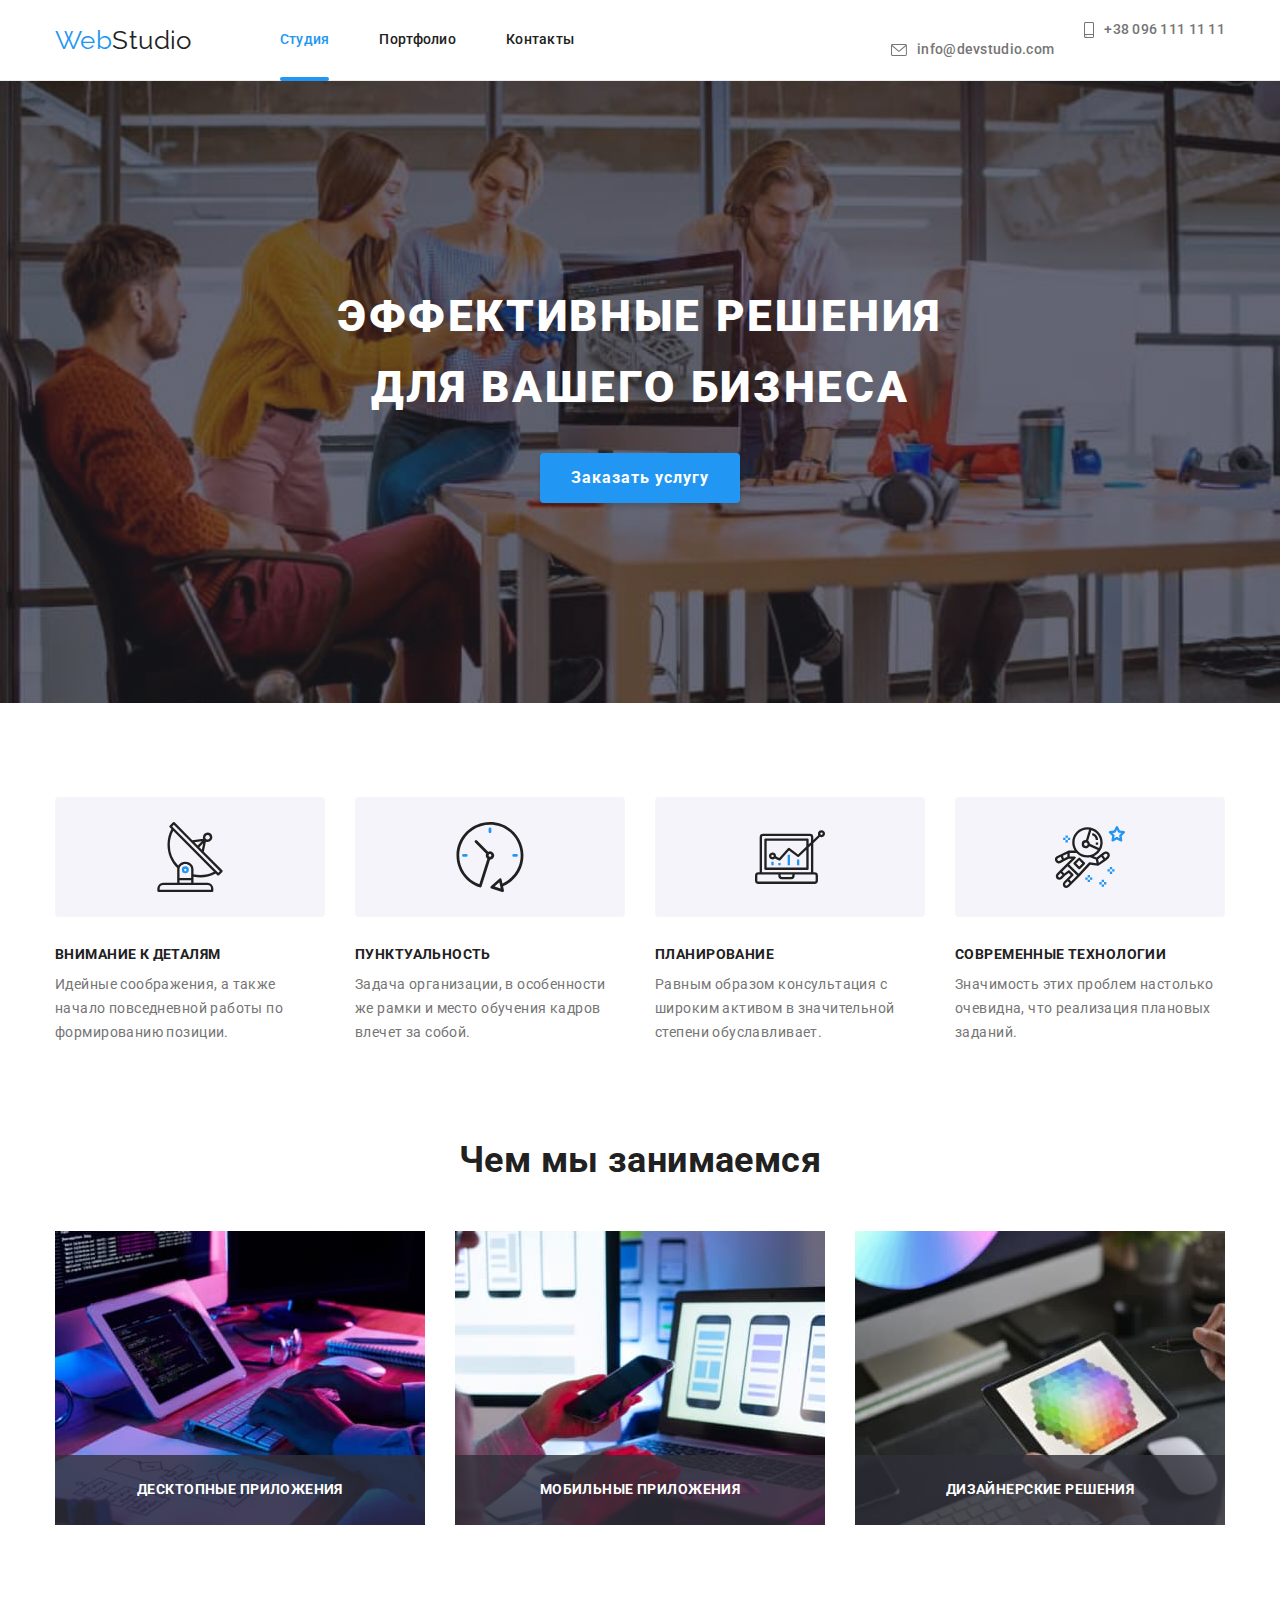
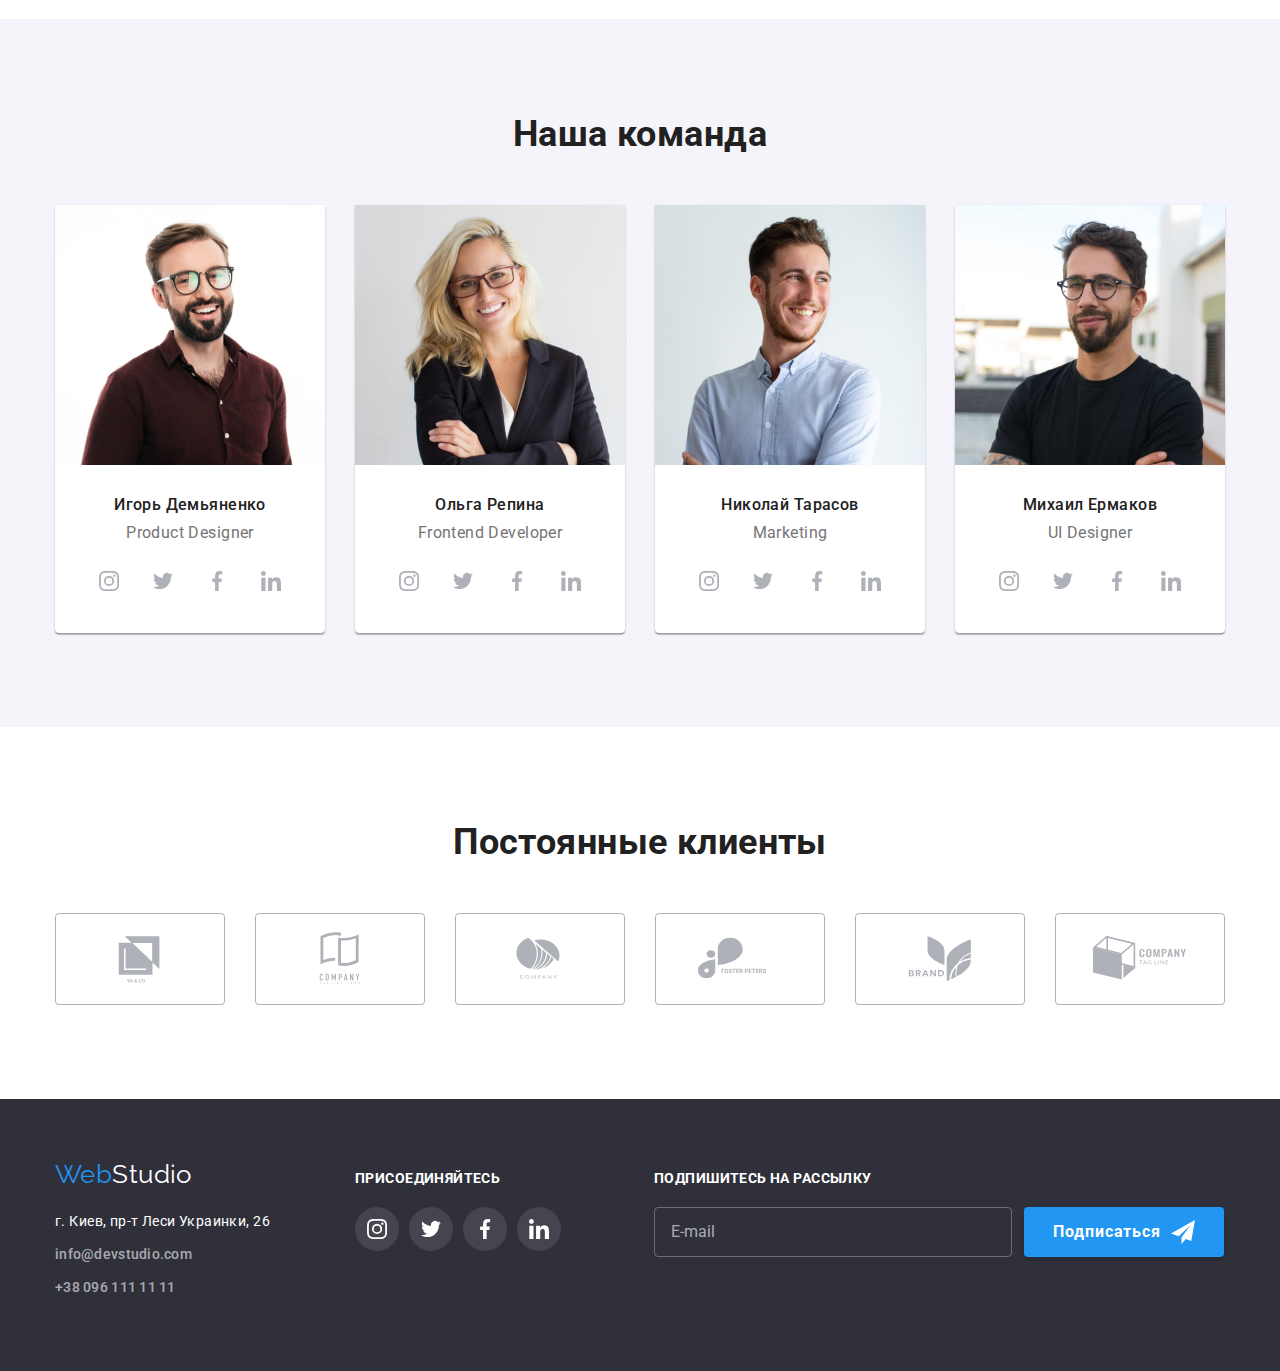
<file: index.html>
<!DOCTYPE html>
<html lang="ru">
  <head>
    <meta charset="UTF-8" />
    <meta http-equiv="X-UA-Compatible" content="IE=edge" />
    <meta name="viewport" content="width=device-width, initial-scale=1.0" />
    <link
      href="https://fonts.googleapis.com/css2?family=Raleway:wght@700&family=Roboto:wght@400;500;700;900&display=swap"
      rel="stylesheet"
    />
    <link
      rel="stylesheet"
      href="https://cdnjs.cloudflare.com/ajax/libs/modern-normalize/1.1.0/modern-normalize.css"
    />
    <link rel="stylesheet" href="./css/main.min.css" />
    <title>Web Studio</title>
  </head>
  <body>
    <header class="header">
      <div class="container header__container">
        <a lang="en" class="logo header__logo" href="./index.html">
          <span class="logo__wrapper">Web</span>Studio
        </a>
        <div class="menu-container menu-container--is-hidden" data-menu-container>
          <nav>
            <ul class="site-nav">
              <li class="site-nav__item">
                <a class="site-nav__link site-nav__link--current" href="./index.html">Студия</a>
              </li>
              <li class="site-nav__item">
                <a class="site-nav__link" href="./portfolio.html">Портфолио</a>
              </li>
              <li class="site-nav__item">
                <a class="site-nav__link" href="#">Контакты</a>
              </li>
            </ul>
          </nav>
          <div class="menu-container__wrapper">
            <ul class="contacts">
              <li class="contacts__item">
                <a class="contacts__link" href="mailto:info@devstudio.com">
                  <svg class="icon contacts__icon" width="16" height="12">
                    <use href="./images/icons.svg#icon-envelope"></use>
                  </svg>
                  info@devstudio.com
                </a>
              </li>
              <li class="contacts__item">
                <a class="contacts__link" href="tel:+380961111111">
                  <svg class="icon contacts__icon" width="10" height="16">
                    <use href="./images/icons.svg#icon-smartphone"></use>
                  </svg>
                  +38 096 111 11 11
                </a>
              </li>
            </ul>
            <ul class="icons-box menu-container__icons-box">
              <li class="icons-box__item">
                <a href="#" class="icons-box__link">
                  <svg class="icon" width="20" height="20">
                    <use href="./images/icons.svg#icon-instagram"></use>
                  </svg>
                </a>
              </li>
              <li class="icons-box__item">
                <a href="#" class="icons-box__link">
                  <svg class="icon" width="20" height="20">
                    <use href="./images/icons.svg#icon-twitter"></use>
                  </svg>
                </a>
              </li>
              <li class="icons-box__item">
                <a href="#" class="icons-box__link">
                  <svg class="icon" width="20" height="20">
                    <use href="./images/icons.svg#icon-facebook"></use>
                  </svg>
                </a>
              </li>
              <li class="icons-box__item">
                <a href="#" class="icons-box__link">
                  <svg class="icon" width="20" height="20">
                    <use href="./images/icons.svg#icon-linkedin"></use>
                  </svg>
                </a>
              </li>
            </ul>
            <ul class="social-links">
              <li class="social-links__item">
                <a class="social-links__link" href="#">Instagram</a>
              </li>
              <li class="social-links__item">
                <a class="social-links__link" href="#">Twitter</a>
              </li>
              <li class="social-links__item">
                <a class="social-links__link" href="#">Facebook</a>
              </li>
              <li class="social-links__item">
                <a class="social-links__link" href="#">LinkedIn</a>
              </li>
            </ul>
          </div>
        </div>
        <button class="header__button" type="button" aria-expanded="false" data-menu-button>
          <svg
            class="icon header__icon"
            width="40"
            height="40"
            aria-label="Переключатель мобильного меню"
          >
            <use class="header__icon-menu" href="./images/icons.svg#icon-menu"></use>
            <use class="header__icon-cross" href="./images/icons.svg#icon-cross"></use>
          </svg>
        </button>
      </div>
    </header>
    <main>
      <!-- HERO -->

      <section class="hero">
        <div class="container">
          <h1 class="hero__title">Эффективные решения для вашего бизнеса</h1>
          <button class="form-button" data-modal-open type="button">Заказать услугу</button>
        </div>
      </section>

      <!-- FEATURES -->

      <section class="section features">
        <div class="container">
          <h2 class="section__title visually-hidden">особенности</h2>
          <ul class="features__list">
            <li class="features__item">
              <div class="features__icon">
                <svg class="icon" width="70" height="70">
                  <use href="./images/icons.svg#icon-antenna"></use>
                </svg>
              </div>
              <h3 class="title features__title">Внимание к деталям</h3>
              <p>
                Идейные соображения, а также начало повседневной работы по формированию позиции.
              </p>
            </li>
            <li class="features__item">
              <div class="features__icon">
                <svg class="icon" width="70" height="70">
                  <use href="./images/icons.svg#icon-clock"></use>
                </svg>
              </div>
              <h3 class="title features__title">Пунктуальность</h3>
              <p>
                Задача организации, в особенности же рамки и место обучения кадров влечет за собой.
              </p>
            </li>
            <li class="features__item">
              <div class="features__icon">
                <svg class="icon" width="70" height="70">
                  <use href="./images/icons.svg#icon-diagram"></use>
                </svg>
              </div>
              <h3 class="title features__title">Планирование</h3>
              <p>
                Равным образом консультация с широким активом в значительной степени обуславливает.
              </p>
            </li>
            <li class="features__item">
              <div class="features__icon">
                <svg class="icon" width="70" height="70">
                  <use href="./images/icons.svg#icon-astronaut"></use>
                </svg>
              </div>
              <h3 class="title features__title">Современные технологии</h3>
              <p>Значимость этих проблем настолько очевидна, что реализация плановых заданий.</p>
            </li>
          </ul>
        </div>
      </section>

      <!-- OCCUPATION -->

      <section class="section occupation__section">
        <div class="container">
          <h2 class="title section__title">Чем мы занимаемся</h2>
          <ul class="occupation">
            <li class="occupation__item">
              <img
                srcset="./images/codig@1.jpg 1x, ./images/codig@2.jpg 2x"
                src="./images/codig.jpg"
                class="img"
                alt="Десктопные приложения"
                width="370"
                height="294"
              />
              <div class="occupation__overlay">Десктопные приложения</div>
            </li>
            <li class="occupation__item">
              <img
                srcset="./images/adaptation@1.jpg 1x, ./images/adaptation@2.jpg 2x"
                src="./images/adaptation.jpg"
                class="img"
                alt="Мобильные приложения"
                width="370"
                height="294"
              />
              <div class="occupation__overlay">Мобильные приложения</div>
            </li>
            <li class="occupation__item">
              <img
                srcset="./images/design@1.jpg 1x, ./images/design@2.jpg 2x"
                src="./images/design.jpg"
                class="img"
                alt="Дизайнерские решения"
                width="370"
                height="294"
              />
              <div class="occupation__overlay">Дизайнерские решения</div>
            </li>
          </ul>
        </div>
      </section>

      <!-- TEAM -->

      <section class="section team">
        <div class="container">
          <h2 class="title section__title">Наша команда</h2>
          <ul class="team__list">
            <li class="team__item">
              <picture>
                <source
                  srcset="./images/product_designer@1.jpg 1x, ./images/product_designer@2.jpg 2x"
                  media="(min-width: 1200px)"
                />
                <source
                  srcset="
                    ./images/product_designer-tablet@1.jpg 1x,
                    ./images/product_designer-tablet@2.jpg 2x
                  "
                  media="(min-width: 768px)"
                />
                <source
                  srcset="
                    ./images/product_designer-mobile@1.jpg 1x,
                    ./images/product_designer-mobile@2.jpg 2x
                  "
                  media="(min-width: 320px)"
                />
                <img src="./images/product_designer@1.jpg" class="img" alt="Игорь Демьяненко" />
              </picture>
              <div class="team__wrapper">
                <h3 class="title team__title">Игорь Демьяненко</h3>
                <p class="team__position">Product Designer</p>
                <ul class="icons-box">
                  <li class="icons-box__item">
                    <a href="#" class="icons-box__link">
                      <svg class="icon" width="20" height="20">
                        <use href="./images/icons.svg#icon-instagram"></use>
                      </svg>
                    </a>
                  </li>
                  <li class="icons-box__item">
                    <a href="#" class="icons-box__link">
                      <svg class="icon" width="20" height="20">
                        <use href="./images/icons.svg#icon-twitter"></use>
                      </svg>
                    </a>
                  </li>
                  <li class="icons-box__item">
                    <a href="#" class="icons-box__link">
                      <svg class="icon" width="20" height="20">
                        <use href="./images/icons.svg#icon-facebook"></use>
                      </svg>
                    </a>
                  </li>
                  <li class="icons-box__item">
                    <a href="#" class="icons-box__link">
                      <svg class="icon" width="20" height="20">
                        <use href="./images/icons.svg#icon-linkedin"></use>
                      </svg>
                    </a>
                  </li>
                </ul>
              </div>
            </li>
            <li class="team__item">
              <picture>
                <source
                  srcset="
                    ./images/frontend_developer@1.jpg 1x,
                    ./images/frontend_developer@2.jpg 2x
                  "
                  media="(min-width: 1200px)"
                />
                <source
                  srcset="
                    ./images/frontend_developer-tablet@1.jpg 1x,
                    ./images/frontend_developer-tablet@2.jpg 2x
                  "
                  media="(min-width: 768px)"
                />
                <source
                  srcset="
                    ./images/frontend_developer-mobile@1.jpg 1x,
                    ./images/frontend_developer-mobile@2.jpg 2x
                  "
                  media="(min-width: 320px)"
                />
                <img src="./images/frontend_developer@1.jpg" class="img" alt="Ольга Репина" />
              </picture>
              <div class="team__wrapper">
                <h3 class="title team__title">Ольга Репина</h3>
                <p class="team__position">Frontend Developer</p>
                <ul class="icons-box">
                  <li class="icons-box__item">
                    <a href="#" class="icons-box__link">
                      <svg class="icon" width="20" height="20">
                        <use href="./images/icons.svg#icon-instagram"></use>
                      </svg>
                    </a>
                  </li>
                  <li class="icons-box__item">
                    <a href="#" class="icons-box__link">
                      <svg class="icon" width="20" height="20">
                        <use href="./images/icons.svg#icon-twitter"></use>
                      </svg>
                    </a>
                  </li>
                  <li class="icons-box__item">
                    <a href="#" class="icons-box__link">
                      <svg class="icon" width="20" height="20">
                        <use href="./images/icons.svg#icon-facebook"></use>
                      </svg>
                    </a>
                  </li>
                  <li class="icons-box__item">
                    <a href="#" class="icons-box__link">
                      <svg class="icon" width="20" height="20">
                        <use href="./images/icons.svg#icon-linkedin"></use>
                      </svg>
                    </a>
                  </li>
                </ul>
              </div>
            </li>
            <li class="team__item">
              <picture>
                <source
                  srcset="./images/marketing@1.jpg 1x, ./images/marketing@2.jpg 2x"
                  media="(min-width: 1200px)"
                />
                <source
                  srcset="./images/marketing-tablet@1.jpg 1x, ./images/marketing-tablet@2.jpg 2x"
                  media="(min-width: 768px)"
                />
                <source
                  srcset="./images/marketing-mobile@1.jpg 1x, ./images/marketing-mobile@2.jpg 2x"
                  media="(min-width: 320px)"
                />
                <img src="./images/marketing@1.jpg" class="img" alt="Николай Тарасов" />
              </picture>
              <div class="team__wrapper">
                <h3 class="title team__title">Николай Тарасов</h3>
                <p class="team__position">Marketing</p>
                <ul class="icons-box">
                  <li class="icons-box__item">
                    <a href="#" class="icons-box__link">
                      <svg class="icon" width="20" height="20">
                        <use href="./images/icons.svg#icon-instagram"></use>
                      </svg>
                    </a>
                  </li>
                  <li class="icons-box__item">
                    <a href="#" class="icons-box__link">
                      <svg class="icon" width="20" height="20">
                        <use href="./images/icons.svg#icon-twitter"></use>
                      </svg>
                    </a>
                  </li>
                  <li class="icons-box__item">
                    <a href="#" class="icons-box__link">
                      <svg class="icon" width="20" height="20">
                        <use href="./images/icons.svg#icon-facebook"></use>
                      </svg>
                    </a>
                  </li>
                  <li class="icons-box__item">
                    <a href="#" class="icons-box__link">
                      <svg class="icon" width="20" height="20">
                        <use href="./images/icons.svg#icon-linkedin"></use>
                      </svg>
                    </a>
                  </li>
                </ul>
              </div>
            </li>
            <li class="team__item">
              <picture>
                <source
                  srcset="./images/ui_designer@1.jpg 1x, ./images/ui_designer@2.jpg 2x"
                  media="(min-width: 1200px)"
                />
                <source
                  srcset="
                    ./images/ui_designer-tablet@1.jpg 1x,
                    ./images/ui_designer-tablet@2.jpg 2x
                  "
                  media="(min-width: 768px)"
                />
                <source
                  srcset="
                    ./images/ui_designer-mobile@1.jpg 1x,
                    ./images/ui_designer-mobile@2.jpg 2x
                  "
                  media="(min-width: 320px)"
                />
                <img src="./images/ui_designer@1.jpg" class="img" alt="Михаил Ермаков" />
              </picture>
              <div class="team__wrapper">
                <h3 class="title team__title">Михаил Ермаков</h3>
                <p class="team__position">UI Designer</p>
                <ul class="icons-box">
                  <li class="icons-box__item">
                    <a href="#" class="icons-box__link">
                      <svg class="icon" width="20" height="20">
                        <use href="./images/icons.svg#icon-instagram"></use>
                      </svg>
                    </a>
                  </li>
                  <li class="icons-box__item">
                    <a href="#" class="icons-box__link">
                      <svg class="icon" width="20" height="20">
                        <use href="./images/icons.svg#icon-twitter"></use>
                      </svg>
                    </a>
                  </li>
                  <li class="icons-box__item">
                    <a href="#" class="icons-box__link">
                      <svg class="icon" width="20" height="20">
                        <use href="./images/icons.svg#icon-facebook"></use>
                      </svg>
                    </a>
                  </li>
                  <li class="icons-box__item">
                    <a href="#" class="icons-box__link">
                      <svg class="icon" width="20" height="20">
                        <use href="./images/icons.svg#icon-linkedin"></use>
                      </svg>
                    </a>
                  </li>
                </ul>
              </div>
            </li>
          </ul>
        </div>
      </section>

      <!-- CLIENTS -->

      <section class="section">
        <h2 class="title section__title">Постоянные клиенты</h2>
        <div class="container">
          <ul class="clients">
            <li class="clients__item">
              <a href="#" class="clients__link">
                <svg class="icon" width="106" height="60">
                  <use href="./images/icons.svg#icon-logo"></use>
                </svg>
              </a>
            </li>
            <li class="clients__item">
              <a href="#" class="clients__link">
                <svg class="icon" width="106" height="60">
                  <use href="./images/icons.svg#icon-logo_2"></use>
                </svg>
              </a>
            </li>
            <li class="clients__item">
              <a href="#" class="clients__link">
                <svg class="icon" width="106" height="60">
                  <use href="./images/icons.svg#icon-logo_3"></use>
                </svg>
              </a>
            </li>
            <li class="clients__item">
              <a href="#" class="clients__link">
                <svg class="icon" width="106" height="60">
                  <use href="./images/icons.svg#icon-logo_4"></use>
                </svg>
              </a>
            </li>
            <li class="clients__item">
              <a href="#" class="clients__link">
                <svg class="icon" width="106" height="60">
                  <use href="./images/icons.svg#icon-logo_5"></use>
                </svg>
              </a>
            </li>
            <li class="clients__item">
              <a href="#" class="clients__link">
                <svg class="icon" width="106" height="60">
                  <use href="./images/icons.svg#icon-logo_6"></use>
                </svg>
              </a>
            </li>
          </ul>
        </div>
      </section>
    </main>

    <!-- FOOTER -->

    <footer class="footer">
      <div class="container footer__container">
        <div class="contact-info__wrapper">
          <a lang="en" class="logo footer__logo" href="./index.html"
            ><span class="logo__wrapper">Web</span>Studio</a
          >
          <address class="contact-info">
            <p>г. Киев, пр-т Леси Украинки, 26</p>
            <a class="contact-info__link" href="mailto:info@devstudio.com">info@devstudio.com</a>
            <br />
            <a class="contact-info__link" href="tel:+380961111111">+38 096 111 11 11</a>
          </address>
        </div>
        <div class="social-icons">
          <h2 class="title social-icons__title">Присоединяйтесь</h2>
          <ul class="icons-box">
            <li class="icons-box__item">
              <a href="#" class="icons-box__link social-icons__link">
                <svg class="icon" width="20" height="20">
                  <use href="./images/icons.svg#icon-instagram"></use>
                </svg>
              </a>
            </li>
            <li class="icons-box__item">
              <a href="#" class="icons-box__link social-icons__link">
                <svg class="icon" width="20" height="20">
                  <use href="./images/icons.svg#icon-twitter"></use>
                </svg>
              </a>
            </li>
            <li class="icons-box__item">
              <a href="#" class="icons-box__link social-icons__link">
                <svg class="icon" width="20" height="20">
                  <use href="./images/icons.svg#icon-facebook"></use>
                </svg>
              </a>
            </li>
            <li class="icons-box__item">
              <a href="#" class="icons-box__link social-icons__link">
                <svg class="icon" width="20" height="20">
                  <use href="./images/icons.svg#icon-linkedin"></use>
                </svg>
              </a>
            </li>
          </ul>
        </div>
        <form class="subscribe-form" name="subscribe-form" autocomplete="on">
          <label class="title subscribe-form__title" for="footer-email"
            >Подпишитесь на рассылку</label
          >
          <div class="subscribe-form__wrapper">
            <input
              class="subscribe-form__input"
              id="footer-email"
              name="footer-email"
              type="email"
              placeholder="E-mail"
            />
            <button class="form-button subscribe-form__form-button" type="submit">
              Подписаться
              <svg class="icon form-button__icon" width="24" height="24">
                <use href="./images/icons.svg#icon-send"></use>
              </svg>
            </button>
          </div>
        </form>
      </div>
    </footer>

    <!-- MODAL -->

    <div class="modal__backdrop modal__backdrop--is-hidden" data-modal>
      <div class="modal">
        <button class="modal__button" data-modal-close type="button">
          <svg class="icon" width="18" height="18">
            <use href="./images/icons.svg#icon-close"></use>
          </svg>
        </button>
        <h2 class="title modal__title">Оставьте свои данные, мы вам перезвоним</h2>
        <form class="order-form" name="order-form" autocomplete="on">
          <label class="order-form__label">
            <span class="order-form__label-name">Имя</span>
            <input class="order-form__input" name="modal-name" type="text" />
            <span class="order-form__label-icon">
              <svg class="icon" width="18" height="18">
                <use href="./images/icons.svg#person-form"></use>
              </svg>
            </span>
          </label>
          <label class="order-form__label">
            <span class="order-form__label-name">Телефон</span>
            <input class="order-form__input" name="modal-phone" type="tel" />
            <span class="order-form__label-icon">
              <svg class="icon" width="18" height="18">
                <use href="./images/icons.svg#phone-form"></use>
              </svg>
            </span>
          </label>
          <label class="order-form__label">
            <span class="order-form__label-name">Почта</span>
            <input class="order-form__input" name="modal-email" type="email" />
            <span class="order-form__label-icon">
              <svg class="icon" width="18" height="18">
                <use href="./images/icons.svg#email-form"></use>
              </svg>
            </span>
          </label>
          <label class="order-form__label">
            <span class="order-form__label-name">Комментарий</span>
            <textarea
              class="order-form__comments"
              name="comments"
              placeholder="Введите текст"
            ></textarea>
          </label>
          <label class="order-form__label-checkbox">
            <input class="order-form__agree-checkbox" name="agree-checkbox" type="checkbox" />
            <svg class="order-form__checkbox-icon" width="16" height="15">
              <use href="./images/icons.svg#icon-check"></use>
            </svg>
            <p>
              Соглашаюсь с рассылкой и принимаю
              <a class="order-form__checkbox-link" href="#"> Условия договора </a>
            </p>
          </label>
          <button class="form-button modal__form-button" type="submit">Отправить</button>
        </form>
      </div>
    </div>
    <script src="./js/modal.js"></script>
    <script src="./js/mobile-menu.js"></script>
  </body>
</html>
</file>
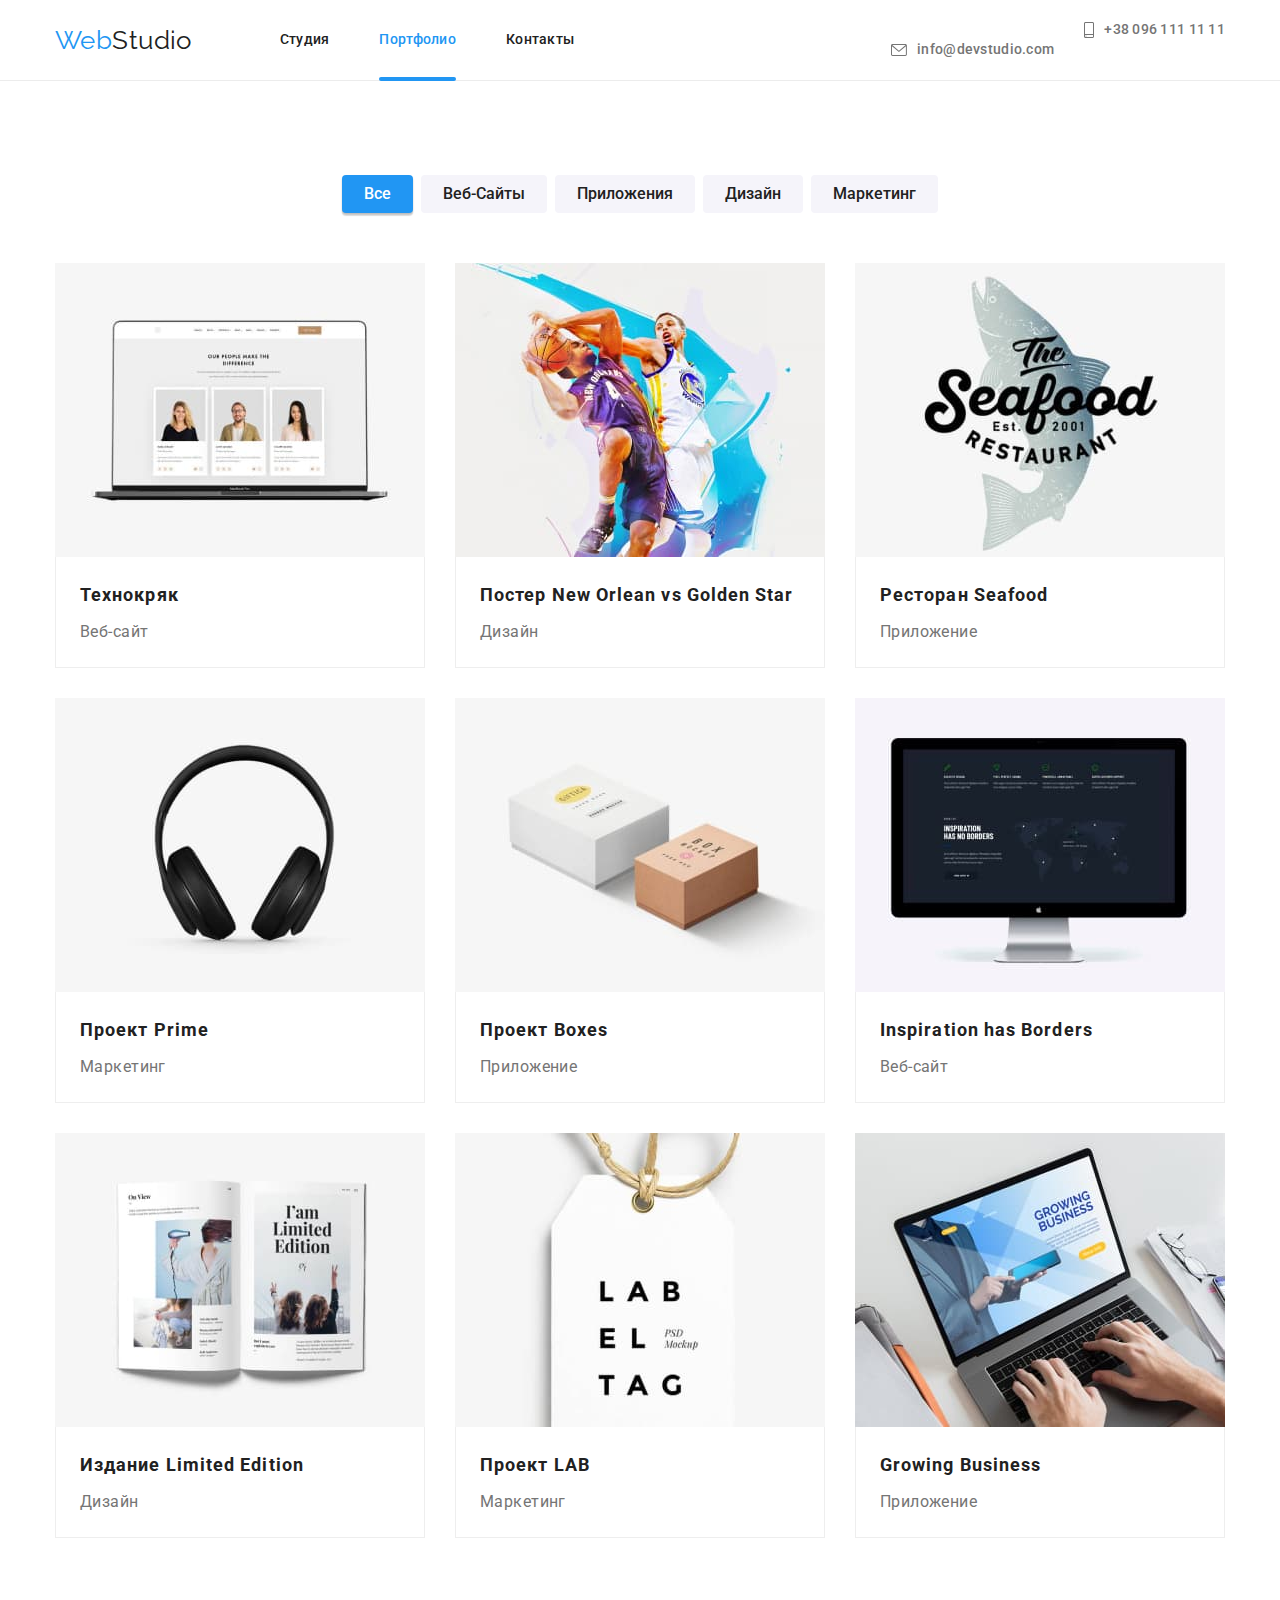
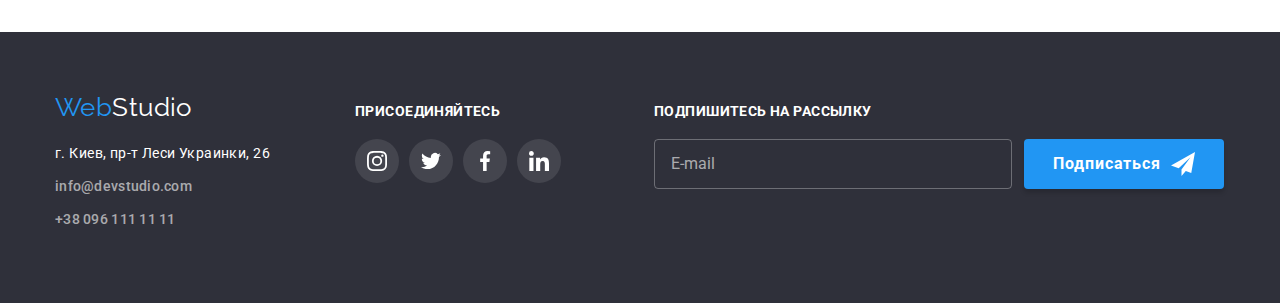
<file: portfolio.html>
<!DOCTYPE html>
<html lang="ru">
  <head>
    <meta charset="UTF-8" />
    <meta http-equiv="X-UA-Compatible" content="IE=edge" />
    <meta name="viewport" content="width=device-width, initial-scale=1.0" />
    <link
      href="https://fonts.googleapis.com/css2?family=Raleway:wght@700&family=Roboto:wght@400;500;700;900&display=swap"
      rel="stylesheet"
    />
    <link
      rel="stylesheet"
      href="https://cdnjs.cloudflare.com/ajax/libs/modern-normalize/1.1.0/modern-normalize.css"
    />
    <link rel="stylesheet" href="./css/main.min.css" />
    <title>Web Studio</title>
  </head>
  <body>
    <header class="header">
      <div class="container header__container">
        <a lang="en" class="logo header__logo" href="./index.html">
          <span class="logo__wrapper">Web</span>Studio
        </a>
        <div class="menu-container menu-container--is-hidden" data-menu-container>
          <nav>
            <ul class="site-nav">
              <li class="site-nav__item">
                <a class="site-nav__link" href="./index.html">Студия</a>
              </li>
              <li class="site-nav__item">
                <a class="site-nav__link site-nav__link--current" href="./portfolio.html"
                  >Портфолио</a
                >
              </li>
              <li class="site-nav__item">
                <a class="site-nav__link" href="#">Контакты</a>
              </li>
            </ul>
          </nav>
          <div class="menu-container__wrapper">
            <ul class="contacts">
              <li class="contacts__item">
                <a class="contacts__link" href="mailto:info@devstudio.com">
                  <svg class="icon contacts__icon" width="16" height="12">
                    <use href="./images/icons.svg#icon-envelope"></use>
                  </svg>
                  info@devstudio.com
                </a>
              </li>
              <li class="contacts__item">
                <a class="contacts__link" href="tel:+380961111111">
                  <svg class="icon contacts__icon" width="10" height="16">
                    <use href="./images/icons.svg#icon-smartphone"></use>
                  </svg>
                  +38 096 111 11 11
                </a>
              </li>
            </ul>
            <ul class="icons-box menu-container__icons-box">
              <li class="icons-box__item">
                <a href="#" class="icons-box__link">
                  <svg class="icon" width="20" height="20">
                    <use href="./images/icons.svg#icon-instagram"></use>
                  </svg>
                </a>
              </li>
              <li class="icons-box__item">
                <a href="#" class="icons-box__link">
                  <svg class="icon" width="20" height="20">
                    <use href="./images/icons.svg#icon-twitter"></use>
                  </svg>
                </a>
              </li>
              <li class="icons-box__item">
                <a href="#" class="icons-box__link">
                  <svg class="icon" width="20" height="20">
                    <use href="./images/icons.svg#icon-facebook"></use>
                  </svg>
                </a>
              </li>
              <li class="icons-box__item">
                <a href="#" class="icons-box__link">
                  <svg class="icon" width="20" height="20">
                    <use href="./images/icons.svg#icon-linkedin"></use>
                  </svg>
                </a>
              </li>
            </ul>
            <ul class="social-links">
              <li class="social-links__item">
                <a class="social-links__link" href="#">Instagram</a>
              </li>
              <li class="social-links__item">
                <a class="social-links__link" href="#">Twitter</a>
              </li>
              <li class="social-links__item">
                <a class="social-links__link" href="#">Facebook</a>
              </li>
              <li class="social-links__item">
                <a class="social-links__link" href="#">LinkedIn</a>
              </li>
            </ul>
          </div>
          <button class="header__button" type="button" data-menu-close>
            <svg
              class="icon header__icon"
              width="40"
              height="40"
              aria-label="Переключатель мобильного меню"
            >
              <use class="header__icon-cross" href="./images/icons.svg#icon-cross"></use>
            </svg>
          </button>
        </div>
        <button class="header__button" type="button" aria-expanded="false" data-menu-open>
          <svg
            class="icon header__icon"
            width="40"
            height="40"
            aria-label="Переключатель мобильного меню"
          >
            <use class="header__icon-menu" href="./images/icons.svg#icon-menu"></use>
          </svg>
        </button>
      </div>
    </header>
    <main>
      <!-- PORTFOLIO -->

      <section class="section">
        <div class="container">
          <h1 class="visually-hidden">Портфолио</h1>
          <ul class="portfolio-filter">
            <li class="portfolio-filter__item">
              <button class="button button--current" type="button">Все</button>
            </li>
            <li class="portfolio-filter__item">
              <button class="button" type="button">Веб-Сайты</button>
            </li>
            <li class="portfolio-filter__item">
              <button class="button" type="button">Приложения</button>
            </li>
            <li class="portfolio-filter__item">
              <button class="button" type="button">Дизайн</button>
            </li>
            <li class="portfolio-filter__item">
              <button class="button" type="button">Маркетинг</button>
            </li>
          </ul>
          <ul class="portfolio-list">
            <li class="portfolio-list__item">
              <a class="portfolio-list__link" href="#">
                <div class="portfolio-list__img-wrapper">
                  <picture>
                    <source
                      srcset="./images/notebook@1.jpg 1x, ./images/notebook@2.jpg 2x"
                      media="(min-width: 1200px)"
                    />
                    <source
                      srcset="./images/notebook-tablet@1.jpg 1x, ./images/notebook-tablet@2.jpg 2x"
                      media="(min-width: 768px)"
                    />
                    <source
                      srcset="./images/notebook-mobile@1.jpg 1x, ./images/notebook-mobile@2.jpg 2x"
                      media="(min-width: 320px)"
                    />
                    <img src="./images/notebook@1.jpg" class="img" alt="Технокряк" />
                  </picture>

                  <div class="portfolio-list__img-overlay">
                    Технокряк это современная площадка распространения коронавируса. Компании
                    используют эту платформу для цифрового шпионажа и атак на защищённые сервера
                    конкурентов.
                  </div>
                </div>
              </a>
              <div class="portfolio-list__description-wrapper">
                <h2 class="title portfolio-list__title">Технокряк</h2>
                <p class="portfolio-list__project-description">Веб-сайт</p>
              </div>
            </li>
            <li class="portfolio-list__item">
              <a class="portfolio-list__link" href="#">
                <div class="portfolio-list__img-wrapper">
                  <picture>
                    <source
                      srcset="./images/basketball@1.jpg 1x, ./images/basketball@2.jpg 2x"
                      media="(min-width: 1200px)"
                    />
                    <source
                      srcset="
                        ./images/basketball-tablet@1.jpg 1x,
                        ./images/basketball-tablet@2.jpg 2x
                      "
                      media="(min-width: 768px)"
                    />
                    <source
                      srcset="
                        ./images/basketball-mobile@1.jpg 1x,
                        ./images/basketball-mobile@2.jpg 2x
                      "
                      media="(min-width: 320px)"
                    />
                    <img
                      src="./images/basketball@1.jpg"
                      class="img"
                      alt="Постер New Orlean vs Golden Star"
                    />
                  </picture>
                  <div class="portfolio-list__img-overlay">
                    Технокряк это современная площадка распространения коронавируса. Компании
                    используют эту платформу для цифрового шпионажа и атак на защищённые сервера
                    конкурентов.
                  </div>
                </div>
              </a>
              <div class="portfolio-list__description-wrapper">
                <h2 class="title portfolio-list__title">Постер New Orlean vs Golden Star</h2>
                <p class="portfolio-list__project-description">Дизайн</p>
              </div>
            </li>
            <li class="portfolio-list__item">
              <a class="portfolio-list__link" href="#">
                <div class="portfolio-list__img-wrapper">
                  <picture>
                    <source
                      srcset="./images/seafood@1.jpg 1x, ./images/seafood@2.jpg 2x"
                      media="(min-width: 1200px)"
                    />
                    <source
                      srcset="./images/seafood-tablet@1.jpg 1x, ./images/seafood-tablet@2.jpg 2x"
                      media="(min-width: 768px)"
                    />
                    <source
                      srcset="./images/seafood-mobile@1.jpg 1x, ./images/seafood-mobile@2.jpg 2x"
                      media="(min-width: 320px)"
                    />
                    <img src="./images/seafood@1.jpg" class="img" alt="Ресторан Seafood" />
                  </picture>
                  <div class="portfolio-list__img-overlay">
                    Технокряк это современная площадка распространения коронавируса. Компании
                    используют эту платформу для цифрового шпионажа и атак на защищённые сервера
                    конкурентов.
                  </div>
                </div>
              </a>
              <div class="portfolio-list__description-wrapper">
                <h2 class="title portfolio-list__title">Ресторан Seafood</h2>
                <p class="portfolio-list__project-description">Приложение</p>
              </div>
            </li>
            <li class="portfolio-list__item">
              <a class="portfolio-list__link" href="#">
                <div class="portfolio-list__img-wrapper">
                  <picture>
                    <source
                      srcset="./images/headphones@1.jpg 1x, ./images/headphones@2.jpg 2x"
                      media="(min-width: 1200px)"
                    />
                    <source
                      srcset="
                        ./images/headphones-tablet@1.jpg 1x,
                        ./images/headphones-tablet@2.jpg 2x
                      "
                      media="(min-width: 768px)"
                    />
                    <source
                      srcset="
                        ./images/headphones-mobile@1.jpg 1x,
                        ./images/headphones-mobile@2.jpg 2x
                      "
                      media="(min-width: 320px)"
                    />
                    <img src="./images/headphones@1.jpg" class="img" alt="Проект Prime" />
                  </picture>
                  <div class="portfolio-list__img-overlay">
                    Технокряк это современная площадка распространения коронавируса. Компании
                    используют эту платформу для цифрового шпионажа и атак на защищённые сервера
                    конкурентов.
                  </div>
                </div>
              </a>
              <div class="portfolio-list__description-wrapper">
                <h2 class="title portfolio-list__title">Проект Prime</h2>
                <p class="portfolio-list__project-description">Маркетинг</p>
              </div>
            </li>
            <li class="portfolio-list__item">
              <a class="portfolio-list__link" href="#">
                <div class="portfolio-list__img-wrapper">
                  <picture>
                    <source
                      srcset="./images/boxes@1.jpg 1x, ./images/boxes@2.jpg 2x"
                      media="(min-width: 1200px)"
                    />
                    <source
                      srcset="./images/boxes-tablet@1.jpg 1x, ./images/boxes-tablet@2.jpg 2x"
                      media="(min-width: 768px)"
                    />
                    <source
                      srcset="./images/boxes-mobile@1.jpg 1x, ./images/boxes-mobile@2.jpg 2x"
                      media="(min-width: 320px)"
                    />
                    <img src="./images/boxes@1.jpg" class="img" alt="Проект Boxes" />
                  </picture>
                  <div class="portfolio-list__img-overlay">
                    Технокряк это современная площадка распространения коронавируса. Компании
                    используют эту платформу для цифрового шпионажа и атак на защищённые сервера
                    конкурентов.
                  </div>
                </div>
              </a>
              <div class="portfolio-list__description-wrapper">
                <h2 class="title portfolio-list__title">Проект Boxes</h2>
                <p class="portfolio-list__project-description">Приложение</p>
              </div>
            </li>
            <li class="portfolio-list__item">
              <a class="portfolio-list__link" href="#">
                <div class="portfolio-list__img-wrapper">
                  <picture>
                    <source
                      srcset="./images/monitor@1.jpg 1x, ./images/monitor@2.jpg 2x"
                      media="(min-width: 1200px)"
                    />
                    <source
                      srcset="./images/monitor-tablet@1.jpg 1x, ./images/monitor-tablet@2.jpg 2x"
                      media="(min-width: 768px)"
                    />
                    <source
                      srcset="./images/monitor-mobile@1.jpg 1x, ./images/monitor-mobile@2.jpg 2x"
                      media="(min-width: 320px)"
                    />
                    <img src="./images/monitor@1.jpg" class="img" alt="Inspiration has Borders" />
                  </picture>
                  <div class="portfolio-list__img-overlay">
                    Технокряк это современная площадка распространения коронавируса. Компании
                    используют эту платформу для цифрового шпионажа и атак на защищённые сервера
                    конкурентов.
                  </div>
                </div>
              </a>
              <div class="portfolio-list__description-wrapper">
                <h2 class="title portfolio-list__title">Inspiration has Borders</h2>
                <p class="portfolio-list__project-description">Веб-сайт</p>
              </div>
            </li>
            <li class="portfolio-list__item">
              <a class="portfolio-list__link" href="#">
                <div class="portfolio-list__img-wrapper">
                  <picture>
                    <source
                      srcset="./images/magazine@1.jpg 1x, ./images/magazine@2.jpg 2x"
                      media="(min-width: 1200px)"
                    />
                    <source
                      srcset="./images/magazine-tablet@1.jpg 1x, ./images/magazine-tablet@2.jpg 2x"
                      media="(min-width: 768px)"
                    />
                    <source
                      srcset="./images/magazine-mobile@1.jpg 1x, ./images/magazine-mobile@2.jpg 2x"
                      media="(min-width: 320px)"
                    />
                    <img src="./images/magazine@1.jpg" class="img" alt="Издание Limited Edition" />
                  </picture>
                  <div class="portfolio-list__img-overlay">
                    Технокряк это современная площадка распространения коронавируса. Компании
                    используют эту платформу для цифрового шпионажа и атак на защищённые сервера
                    конкурентов.
                  </div>
                </div>
              </a>
              <div class="portfolio-list__description-wrapper">
                <h2 class="title portfolio-list__title">Издание Limited Edition</h2>
                <p class="portfolio-list__project-description">Дизайн</p>
              </div>
            </li>
            <li class="portfolio-list__item">
              <a class="portfolio-list__link" href="#">
                <div class="portfolio-list__img-wrapper">
                  <picture>
                    <source
                      srcset="./images/lab@1.jpg 1x, ./images/lab@2.jpg 2x"
                      media="(min-width: 1200px)"
                    />
                    <source
                      srcset="./images/lab-tablet@1.jpg 1x, ./images/lab-tablet@2.jpg 2x"
                      media="(min-width: 768px)"
                    />
                    <source
                      srcset="./images/lab-mobile@1.jpg 1x, ./images/lab-mobile@2.jpg 2x"
                      media="(min-width: 320px)"
                    />
                    <img src="./images/lab@1.jpg" class="img" alt="Проект LAB" />
                  </picture>
                  <div class="portfolio-list__img-overlay">
                    Технокряк это современная площадка распространения коронавируса. Компании
                    используют эту платформу для цифрового шпионажа и атак на защищённые сервера
                    конкурентов.
                  </div>
                </div>
              </a>
              <div class="portfolio-list__description-wrapper">
                <h2 class="title portfolio-list__title">Проект LAB</h2>
                <p class="portfolio-list__project-description">Маркетинг</p>
              </div>
            </li>
            <li class="portfolio-list__item">
              <a class="portfolio-list__link" href="#">
                <div class="portfolio-list__img-wrapper">
                  <picture>
                    <source
                      srcset="
                        ./images/growing_business@1.jpg 1x,
                        ./images/growing_business@2.jpg 2x
                      "
                      media="(min-width: 1200px)"
                    />
                    <source
                      srcset="
                        ./images/growing_business-tablet@1.jpg 1x,
                        ./images/growing_business-tablet@2.jpg 2x
                      "
                      media="(min-width: 768px)"
                    />
                    <source
                      srcset="
                        ./images/growing_business-mobile@1.jpg 1x,
                        ./images/growing_business-mobile@2.jpg 2x
                      "
                      media="(min-width: 320px)"
                    />
                    <img src="./images/growing_business@1.jpg" class="img" alt="Growing Business" />
                  </picture>
                  <div class="portfolio-list__img-overlay">
                    Технокряк это современная площадка распространения коронавируса. Компании
                    используют эту платформу для цифрового шпионажа и атак на защищённые сервера
                    конкурентов.
                  </div>
                </div>
              </a>
              <div class="portfolio-list__description-wrapper">
                <h2 class="title portfolio-list__title">Growing Business</h2>
                <p class="portfolio-list__project-description">Приложение</p>
              </div>
            </li>
          </ul>
        </div>
      </section>
    </main>

    <!-- FOOTER -->

    <footer class="footer">
      <div class="container footer__container">
        <div class="contact-info__wrapper">
          <a lang="en" class="logo footer__logo" href="./index.html"
            ><span class="logo__wrapper">Web</span>Studio</a
          >
          <address class="contact-info">
            <p>г. Киев, пр-т Леси Украинки, 26</p>
            <a class="contact-info__link" href="mailto:info@devstudio.com">info@devstudio.com</a>
            <br />
            <a class="contact-info__link" href="tel:+380961111111">+38 096 111 11 11</a>
          </address>
        </div>
        <div class="social-icons">
          <h2 class="title social-icons__title">Присоединяйтесь</h2>
          <ul class="icons-box">
            <li class="icons-box__item">
              <a href="#" class="icons-box__link social-icons__link">
                <svg class="icon" width="20" height="20">
                  <use href="./images/icons.svg#icon-instagram"></use>
                </svg>
              </a>
            </li>
            <li class="icons-box__item">
              <a href="#" class="icons-box__link social-icons__link">
                <svg class="icon" width="20" height="20">
                  <use href="./images/icons.svg#icon-twitter"></use>
                </svg>
              </a>
            </li>
            <li class="icons-box__item">
              <a href="#" class="icons-box__link social-icons__link">
                <svg class="icon" width="20" height="20">
                  <use href="./images/icons.svg#icon-facebook"></use>
                </svg>
              </a>
            </li>
            <li class="icons-box__item">
              <a href="#" class="icons-box__link social-icons__link">
                <svg class="icon" width="20" height="20">
                  <use href="./images/icons.svg#icon-linkedin"></use>
                </svg>
              </a>
            </li>
          </ul>
        </div>
        <form class="subscribe-form" name="subscribe-form" autocomplete="on">
          <label class="title subscribe-form__title" for="footer-email"
            >Подпишитесь на рассылку</label
          >
          <div class="subscribe-form__wrapper">
            <input
              class="subscribe-form__input"
              id="footer-email"
              name="footer-email"
              type="email"
              placeholder="E-mail"
            />
            <button class="form-button subscribe-form__form-button" type="submit">
              Подписаться
              <svg class="icon form-button__icon" width="24" height="24">
                <use href="./images/icons.svg#icon-send"></use>
              </svg>
            </button>
          </div>
        </form>
      </div>
    </footer>
    <script src="./js/mobile-menu.js"></script>
  </body>
</html>
</file>
<file: css/main.min.css>
.modal__backdrop--is-hidden{opacity:0;pointer-events:none;visibility:hidden}.subscribe-form__form-button,.features__icon,.icons-box__link{display:-webkit-box;display:-ms-flexbox;display:flex;-webkit-box-align:center;-ms-flex-align:center;align-items:center;-webkit-box-pack:center;-ms-flex-pack:center;justify-content:center}body{font-family:"Roboto",Tahoma,Geneva,Verdana,sans-serif;font-size:14px;line-height:1.71;letter-spacing:.03em;color:#757575;background-color:#fff}body.modal-open{overflow:hidden}h1,h2,h3,p{margin-top:0;margin-bottom:0}ul{margin-top:0;margin-bottom:0;padding-left:0;list-style:none}.icons-box{display:-webkit-box;display:-ms-flexbox;display:flex;-webkit-box-pack:center;-ms-flex-pack:center;justify-content:center}.icons-box__item{width:44px;height:44px}.icons-box__item:not(:last-child){margin-right:10px}.icons-box__link{width:100%;height:100%;border-radius:50%;-webkit-transition:color 250ms cubic-bezier(0.4, 0, 0.2, 1),background-color 250ms cubic-bezier(0.4, 0, 0.2, 1);transition:color 250ms cubic-bezier(0.4, 0, 0.2, 1),background-color 250ms cubic-bezier(0.4, 0, 0.2, 1);color:#afb1b8}.icons-box__link:hover,.icons-box__link:focus{background-color:#2196f3;color:#fff}.container{margin-right:auto;margin-left:auto;padding-right:15px;padding-left:15px}@media screen and (min-width: 480px){.container{width:480px}}@media screen and (min-width: 768px){.container{width:768px}}@media screen and (min-width: 1200px){.container{width:1200px}}.container--flexed{display:-webkit-box;display:-ms-flexbox;display:flex;-webkit-box-align:center;-ms-flex-align:center;align-items:center}.visually-hidden{position:absolute;clip:rect(0 0 0 0);width:1px;height:1px;margin:-1px}.section{padding-top:60px;padding-bottom:60px}.section__title{margin-bottom:30px;font-size:36px;line-height:1.17;text-align:center}@media screen and (min-width: 1200px){.section{padding-top:94px;padding-bottom:94px}.section__title{margin-bottom:50px}}.form-button{width:200px;padding:10px 0;border-width:0;border-radius:4px;-webkit-box-shadow:0px 4px 4px rgba(0,0,0,.15);box-shadow:0px 4px 4px rgba(0,0,0,.15);-webkit-transition:background-color 250ms cubic-bezier(0.4, 0, 0.2, 1);transition:background-color 250ms cubic-bezier(0.4, 0, 0.2, 1);font-weight:700;font-size:16px;line-height:1.87;text-align:center;letter-spacing:.06em;cursor:pointer;color:#fff;background-color:#2196f3}.form-button:hover,.form-button:focus{background-color:#188ce8}.form-button__icon{margin-left:10px}.button{display:inline-block;padding-top:6px;padding-bottom:6px;padding-left:22px;padding-right:22px;border-width:0;border-radius:4px;-webkit-transition:color 250ms cubic-bezier(0.4, 0, 0.2, 1),background-color 250ms cubic-bezier(0.4, 0, 0.2, 1),-webkit-box-shadow 250ms cubic-bezier(0.4, 0, 0.2, 1);transition:color 250ms cubic-bezier(0.4, 0, 0.2, 1),background-color 250ms cubic-bezier(0.4, 0, 0.2, 1),-webkit-box-shadow 250ms cubic-bezier(0.4, 0, 0.2, 1);transition:color 250ms cubic-bezier(0.4, 0, 0.2, 1),background-color 250ms cubic-bezier(0.4, 0, 0.2, 1),box-shadow 250ms cubic-bezier(0.4, 0, 0.2, 1);transition:color 250ms cubic-bezier(0.4, 0, 0.2, 1),background-color 250ms cubic-bezier(0.4, 0, 0.2, 1),box-shadow 250ms cubic-bezier(0.4, 0, 0.2, 1),-webkit-box-shadow 250ms cubic-bezier(0.4, 0, 0.2, 1);font-family:inherit;font-weight:500;font-size:16px;line-height:1.62;cursor:pointer;color:#212121;background-color:#f5f4fa}.button:hover,.button:focus,.button--current{color:#fff;background-color:#2196f3;-webkit-box-shadow:0px 3px 1px rgba(0,0,0,.1),0px 1px 2px rgba(0,0,0,.08),0px 2px 2px rgba(0,0,0,.12);box-shadow:0px 3px 1px rgba(0,0,0,.1),0px 1px 2px rgba(0,0,0,.08),0px 2px 2px rgba(0,0,0,.12)}.title{font-weight:700;color:#212121}.icon{display:block;fill:currentColor}.img{display:block;max-width:100%;height:auto}.header{border-bottom:1px solid #ececec}.header__container{position:relative;display:-webkit-box;display:-ms-flexbox;display:flex;-webkit-box-align:center;-ms-flex-align:center;align-items:center}.header__logo{padding-top:16px;padding-bottom:16px}.header__button{position:absolute;top:10px;right:15px;z-index:1;border:none;padding:0;background:transparent}.header__button--is-open .header__icon-menu{display:none}.header__button--is-open .header__icon-cross{display:block}@media screen and (min-width: 768px){.header__button{display:none}}.header__icon{color:#212121}.header__icon:hover{color:#2196f3}.header__icon-cross{display:none}.logo{font-family:"Raleway",Tahoma,Geneva,Verdana,sans-serif;font-size:24px;line-height:1.17;color:#212121;text-decoration:none}@media screen and (min-width: 1200px){.logo{font-size:26px;line-height:1.19}}.logo__wrapper{color:#2196f3}.menu-container{display:-webkit-box;display:-ms-flexbox;display:flex;-webkit-box-pack:justify;-ms-flex-pack:justify;justify-content:space-between;width:100%}@media screen and (min-width: 768px){.menu-container__wrapper{display:-webkit-box;display:-ms-flexbox;display:flex;-webkit-box-align:center;-ms-flex-align:center;align-items:center;margin-left:auto}}.menu-container--is-hidden{opacity:1;pointer-events:auto;visibility:visible}@media screen and (min-width: 480px){.menu-container__icons-box{display:none}}@media screen and (max-width: 767px){.menu-container{position:absolute;top:0;left:0;z-index:1;-webkit-box-orient:vertical;-webkit-box-direction:normal;-ms-flex-direction:column;flex-direction:column;-webkit-box-pack:justify;-ms-flex-pack:justify;justify-content:space-between;height:100vh;padding-top:48px;padding-bottom:48px;padding-left:40px;padding-right:40px;background-color:#fff}.menu-container--is-hidden{opacity:0;pointer-events:none;visibility:hidden}}.site-nav__item{position:relative}.site-nav__item:not(:last-child){margin-bottom:32px}.site-nav__link{display:block;-webkit-transition:color 250ms cubic-bezier(0.4, 0, 0.2, 1);transition:color 250ms cubic-bezier(0.4, 0, 0.2, 1);font-size:40px;font-weight:500;line-height:1.17;letter-spacing:.02em;color:#212121;text-decoration:none}.site-nav__link:hover,.site-nav__link:focus{color:#2196f3}.site-nav__link--current{color:#2196f3}@media screen and (min-width: 768px){.site-nav__link--current::after{content:"";position:absolute;left:0;bottom:-1px;height:4px;width:100%;background-color:#2196f3;border-radius:2px}}@media screen and (min-width: 768px){.site-nav{display:-webkit-box;display:-ms-flexbox;display:flex;margin-left:88px}.site-nav__item:not(:last-child){margin-right:50px;margin-bottom:0}.site-nav__link{padding-top:32px;padding-bottom:32px;font-size:14px;line-height:1.14}}.contacts{display:-webkit-box;display:-ms-flexbox;display:flex;-webkit-box-orient:vertical;-webkit-box-direction:normal;-ms-flex-direction:column;flex-direction:column}.contacts__link{display:-webkit-box;display:-ms-flexbox;display:flex;-webkit-box-align:center;-ms-flex-align:center;align-items:center;-webkit-transition:color 250ms cubic-bezier(0.4, 0, 0.2, 1);transition:color 250ms cubic-bezier(0.4, 0, 0.2, 1);font-size:12px;font-weight:500;line-height:1.17;letter-spacing:.02em;text-decoration:none;color:inherit}.contacts__link:hover,.contacts__link:focus{color:#2196f3}.contacts__icon{margin-right:10px}@media screen and (max-width: 767px){.contacts{margin-bottom:64px}.contacts__link{font-size:24px}.contacts__item{-webkit-box-ordinal-group:3;-ms-flex-order:2;order:2}.contacts__item+.contacts__item>.contacts__link{font-size:34px}}@media screen and (max-width: 767px)and (max-width: 479px){.contacts__item+.contacts__item>.contacts__link{font-size:27px}}@media screen and (max-width: 767px){.contacts__item+.contacts__item{-webkit-box-ordinal-group:2;-ms-flex-order:1;order:1;margin-bottom:32px}}@media screen and (max-width: 767px){.contacts__icon{display:none}}@media screen and (min-width: 768px){.contacts__item+.contacts__item{margin-top:10px}.contacts__item+.contacts__item>.contacts__link{padding-bottom:20px;padding-top:0}.contacts__item>.contacts__link{padding-top:20px}}@media screen and (min-width: 1200px){.contacts{-webkit-box-orient:horizontal;-webkit-box-direction:normal;-ms-flex-direction:row;flex-direction:row;-webkit-box-align:center;-ms-flex-align:center;align-items:center}.contacts__link{font-size:14px;line-height:1.14}.contacts__item+.contacts__item{margin-top:0;margin-left:30px}}.social-links{display:-webkit-box;display:-ms-flexbox;display:flex;-webkit-box-pack:justify;-ms-flex-pack:justify;justify-content:space-between}@media screen and (max-width: 479px),(min-width: 768px){.social-links{display:none}}.social-links__item:not(:last-child){padding-right:10px;margin-right:10px;border-right:1px solid rgba(33,33,33,.2)}.social-links__link{font-size:18px;font-weight:500;line-height:1.22;letter-spacing:.02em;color:#2196f3}.hero{max-width:1600px;margin:auto;padding-top:118px;padding-bottom:118px;background-color:#2f303a;background-image:-webkit-gradient(linear, left top, right top, from(rgba(47, 48, 58, 0.4)), to(rgba(47, 48, 58, 0.4))),url(../images/hero-img-mobile@1.jpg);background-image:linear-gradient(to right, rgba(47, 48, 58, 0.4), rgba(47, 48, 58, 0.4)),url(../images/hero-img-mobile@1.jpg);background-size:cover;background-position:center;text-align:center}@media(min-device-pixel-ratio: 2),(-webkit-min-device-pixel-ratio: 2),(min-resolution: 192dpi),(min-resolution: 2dppx){.hero{background-image:-webkit-gradient(linear, left top, right top, from(rgba(47, 48, 58, 0.4)), to(rgba(47, 48, 58, 0.4))),url(../images/hero-img-mobile@2.jpg);background-image:linear-gradient(to right, rgba(47, 48, 58, 0.4), rgba(47, 48, 58, 0.4)),url(../images/hero-img-mobile@2.jpg)}}@media screen and (min-width: 769px){.hero{padding-top:200px;padding-bottom:200px;background-image:-webkit-gradient(linear, left top, right top, from(rgba(47, 48, 58, 0.4)), to(rgba(47, 48, 58, 0.4))),url(../images/hero-img@1.jpg);background-image:linear-gradient(to right, rgba(47, 48, 58, 0.4), rgba(47, 48, 58, 0.4)),url(../images/hero-img@1.jpg)}}@media screen and (min-width: 769px)and (min-device-pixel-ratio: 2),screen and (min-width: 769px)and (-webkit-min-device-pixel-ratio: 2),screen and (min-width: 769px)and (min-resolution: 192dpi),screen and (min-width: 769px)and (min-resolution: 2dppx){.hero{background-image:-webkit-gradient(linear, left top, right top, from(rgba(47, 48, 58, 0.4)), to(rgba(47, 48, 58, 0.4))),url(../images/hero-img@2.jpg);background-image:linear-gradient(to right, rgba(47, 48, 58, 0.4), rgba(47, 48, 58, 0.4)),url(../images/hero-img@2.jpg)}}@media screen and (min-width: 481px){.hero{background-image:-webkit-gradient(linear, left top, right top, from(rgba(47, 48, 58, 0.4)), to(rgba(47, 48, 58, 0.4))),url(../images/hero-img-tablet@1.jpg);background-image:linear-gradient(to right, rgba(47, 48, 58, 0.4), rgba(47, 48, 58, 0.4)),url(../images/hero-img-tablet@1.jpg)}}@media screen and (min-width: 481px)and (min-device-pixel-ratio: 2),screen and (min-width: 481px)and (-webkit-min-device-pixel-ratio: 2),screen and (min-width: 481px)and (min-resolution: 192dpi),screen and (min-width: 481px)and (min-resolution: 2dppx){.hero{background-image:-webkit-gradient(linear, left top, right top, from(rgba(47, 48, 58, 0.4)), to(rgba(47, 48, 58, 0.4))),url(../images/hero-img-tablet@2.jpg);background-image:linear-gradient(to right, rgba(47, 48, 58, 0.4), rgba(47, 48, 58, 0.4)),url(../images/hero-img-tablet@2.jpg)}}.hero__title{margin-left:auto;margin-right:auto;margin-bottom:30px;font-weight:900;font-size:26px;line-height:1.62;text-align:center;letter-spacing:.06em;text-transform:uppercase;color:#fff}@media screen and (min-width: 768px){.hero__title{width:360px}}@media screen and (min-width: 1200px){.hero__title{width:696px;font-size:44px}}.features__title{margin-bottom:10px;font-size:inherit;line-height:1.14;text-align:center;text-transform:uppercase}.features__item{margin-bottom:30px}.features__item:last-child{margin-bottom:0}.features__icon{height:120px;background-color:#f5f4fa;border-radius:4px;margin-bottom:30px}@media screen and (min-width: 768px){.features__list{display:-webkit-box;display:-ms-flexbox;display:flex;-ms-flex-wrap:wrap;flex-wrap:wrap}.features__item{width:354px}.features__item:nth-child(2n+1){margin-right:30px}.features__item:nth-last-child(2){margin-bottom:0}.features__title{text-align:left}}@media screen and (min-width: 1200px){.features{padding-bottom:0}.features__item{width:270px;margin-bottom:0}.features__item:not(:last-child){margin-right:30px}}.occupation{display:-webkit-box;display:-ms-flexbox;display:flex;-webkit-box-pack:justify;-ms-flex-pack:justify;justify-content:space-between}@media screen and (max-width: 1199px){.occupation__section{display:none}}.occupation__item{position:relative}.occupation__overlay{position:absolute;left:0;bottom:0;width:100%;padding-top:27px;padding-bottom:27px;text-align:center;line-height:1.14;text-transform:uppercase;color:#fff;background-color:rgba(47,48,58,.8);font-weight:700}.team{background-color:#f5f4fa}.team__item{margin-bottom:30px;border-radius:0px 0px 4px 4px;text-align:center;background-color:#fff;-webkit-box-shadow:0px 1px 3px rgba(0,0,0,.12),0px 1px 1px rgba(0,0,0,.14),0px 2px 1px rgba(0,0,0,.2);box-shadow:0px 1px 3px rgba(0,0,0,.12),0px 1px 1px rgba(0,0,0,.14),0px 2px 1px rgba(0,0,0,.2)}.team__item:last-child{margin-bottom:0}.team__wrapper{padding:30px 32px}.team__title{margin-bottom:10px;font-weight:500;font-size:16px;line-height:1.19}.team__position{margin-bottom:16px;font-size:16px;line-height:1.18}@media screen and (min-width: 768px){.team__list{display:-webkit-box;display:-ms-flexbox;display:flex;-ms-flex-wrap:wrap;flex-wrap:wrap}.team__item{width:354px}.team__item:nth-child(2n+1){margin-right:30px}.team__item:nth-last-child(2){margin-bottom:0}}@media screen and (min-width: 1200px){.team__item{width:270px;margin-bottom:0}.team__item:not(:last-child){margin-right:30px}}.clients{display:-webkit-box;display:-ms-flexbox;display:flex;-webkit-box-pack:center;-ms-flex-pack:center;justify-content:center;-ms-flex-wrap:wrap;flex-wrap:wrap}.clients__item{width:calc((100% - 60px)/2);height:92px}.clients__item:not(:last-child){margin-bottom:30px}.clients__item:nth-child(2n+1){margin-right:30px}.clients__item:nth-last-child(-n+2){margin-bottom:0}.clients__link{display:-webkit-box;display:-ms-flexbox;display:flex;-webkit-box-align:center;-ms-flex-align:center;align-items:center;-webkit-box-pack:center;-ms-flex-pack:center;justify-content:center;width:100%;height:100%;padding:0;border:1px solid #afb1b8;border-radius:4px;-webkit-transition:color 250ms cubic-bezier(0.4, 0, 0.2, 1),background-color 250ms cubic-bezier(0.4, 0, 0.2, 1),border-color 250ms cubic-bezier(0.4, 0, 0.2, 1);transition:color 250ms cubic-bezier(0.4, 0, 0.2, 1),background-color 250ms cubic-bezier(0.4, 0, 0.2, 1),border-color 250ms cubic-bezier(0.4, 0, 0.2, 1);color:#afb1b8}.clients__link:hover,.clients__link:focus{color:#2196f3;background-color:#fff;border-color:#2196f3}@media screen and (min-width: 768px){.clients__item{width:calc((100% - 60px)/3);margin-right:30px}.clients__item:nth-child(3n){margin-right:0}.clients__item:nth-last-child(-n+3){margin-bottom:0}}@media screen and (min-width: 1200px){.clients__item{width:170px;margin-bottom:0}.clients__item:nth-child(n){margin-bottom:0}.clients__item:not(:last-child){margin-right:30px}}.portfolio-filter{display:-webkit-box;display:-ms-flexbox;display:flex;-ms-flex-wrap:wrap;flex-wrap:wrap;margin-bottom:40px}.portfolio-filter__item{margin-bottom:15px;margin-right:15px}.portfolio-filter__item:last-child{margin-bottom:0;margin-right:0}.portfolio-filter__item:nth-child(2n){margin-right:0}@media screen and (min-width: 384px){.portfolio-filter__item:nth-child(2n){margin-right:8px}.portfolio-filter__item:nth-child(3n){margin-right:0}.portfolio-filter__item:nth-last-child(2){margin-bottom:0}}@media screen and (min-width: 768px){.portfolio-filter{-webkit-box-pack:center;-ms-flex-pack:center;justify-content:center;margin-bottom:30px}.portfolio-filter__item:not(:last-child){margin-bottom:0;margin-right:8px}}@media screen and (min-width: 1200px){.portfolio-filter{margin-bottom:50px}}.portfolio-list__item{margin-bottom:30px;-webkit-transition:-webkit-box-shadow 250ms cubic-bezier(0.4, 0, 0.2, 1);transition:-webkit-box-shadow 250ms cubic-bezier(0.4, 0, 0.2, 1);transition:box-shadow 250ms cubic-bezier(0.4, 0, 0.2, 1);transition:box-shadow 250ms cubic-bezier(0.4, 0, 0.2, 1), -webkit-box-shadow 250ms cubic-bezier(0.4, 0, 0.2, 1)}.portfolio-list__item:last-child{margin-bottom:0}.portfolio-list__item:hover .portfolio-list__img-overlay,.portfolio-list__item:focus .portfolio-list__img-overlay{-webkit-transform:translateY(0);transform:translateY(0)}.portfolio-list__item:hover,.portfolio-list__item:focus{-webkit-box-shadow:0px 1px 1px rgba(0,0,0,.12),0px 4px 4px rgba(0,0,0,.06),1px 4px 6px rgba(0,0,0,.16);box-shadow:0px 1px 1px rgba(0,0,0,.12),0px 4px 4px rgba(0,0,0,.06),1px 4px 6px rgba(0,0,0,.16)}.portfolio-list__link:focus .portfolio-list__img-overlay{-webkit-transform:translateY(0);transform:translateY(0)}.portfolio-list__img-wrapper{position:relative;overflow:hidden}.portfolio-list__img-overlay{position:absolute;top:0;left:0;width:100%;height:100%;-webkit-transform:translateY(101%);transform:translateY(101%);-webkit-transition:-webkit-transform 250ms cubic-bezier(0.4, 0, 0.2, 1);transition:-webkit-transform 250ms cubic-bezier(0.4, 0, 0.2, 1);transition:transform 250ms cubic-bezier(0.4, 0, 0.2, 1);transition:transform 250ms cubic-bezier(0.4, 0, 0.2, 1), -webkit-transform 250ms cubic-bezier(0.4, 0, 0.2, 1);padding:77px 24px;font-size:18px;line-height:1.56;color:#fff;background-color:rgba(33,150,243,.9)}.portfolio-list__description-wrapper{padding:20px 24px;border:1px solid #eee;border-top:none;-webkit-box-flex:1;-ms-flex-positive:1;flex-grow:1}.portfolio-list__title{margin-bottom:4px;font-size:18px;line-height:2;letter-spacing:.06em}.portfolio-list__project-description{font-size:16px;line-height:1.87}@media screen and (min-width: 768px){.portfolio-list{display:-webkit-box;display:-ms-flexbox;display:flex;-ms-flex-wrap:wrap;flex-wrap:wrap}.portfolio-list__item{display:-webkit-box;display:-ms-flexbox;display:flex;-webkit-box-orient:vertical;-webkit-box-direction:normal;-ms-flex-direction:column;flex-direction:column;width:calc((100% - 30px)/2)}.portfolio-list__item:nth-child(2n+1){margin-right:30px}.portfolio-list__item:last-child{margin-right:0}.portfolio-list__img-overlay{padding-top:49px;padding-bottom:49px}}@media screen and (min-width: 1200px){.portfolio-list__item{width:calc((100% - 60px) / 3);margin-right:30px}.portfolio-list__item:nth-child(3n){margin-right:0}.portfolio-list__item:nth-last-child(-n+3){margin-bottom:0}}.footer{padding-top:60px;padding-bottom:60px;background-color:#2f303a}@media screen and (max-width: 1199px){.footer__container{text-align:center}}.footer__logo{display:inline-block;padding-bottom:20px;color:#fff}@media screen and (min-width: 768px){.footer__container{display:-webkit-box;display:-ms-flexbox;display:flex;-ms-flex-wrap:wrap;flex-wrap:wrap;-ms-flex-pack:distribute;justify-content:space-around}}@media screen and (min-width: 1200px){.footer__container{-webkit-box-pack:normal;-ms-flex-pack:normal;justify-content:normal}}.contact-info{font-style:normal;color:#fff}@media screen and (max-width: 1199px){.contact-info__wrapper{margin-bottom:60px}}@media screen and (min-width: 1200px){.contact-info__wrapper{margin-right:85px}}.contact-info__link{display:inline-block;margin-top:9px;-webkit-transition:color 250ms cubic-bezier(0.4, 0, 0.2, 1);transition:color 250ms cubic-bezier(0.4, 0, 0.2, 1);font-weight:500;line-height:1.71;letter-spacing:.02em;text-decoration:none;color:rgba(255,255,255,.6)}.contact-info__link:hover,.contact-info__link:focus{color:#2196f3}.social-icons{margin-bottom:60px}.social-icons__title{margin-bottom:20px;font-size:14px;line-height:1.14;color:#fff;text-transform:uppercase}.social-icons__link{-webkit-transition:background-color 250ms cubic-bezier(0.4, 0, 0.2, 1);transition:background-color 250ms cubic-bezier(0.4, 0, 0.2, 1);background-color:rgba(255,255,255,.1);color:#fff}@media screen and (min-width: 1200px){.social-icons{margin-right:93px;padding-top:12px}}.subscribe-form{padding-top:12px}.subscribe-form__title{display:block;margin-bottom:20px;font-size:14px;line-height:1.14;color:#fff;text-transform:uppercase}.subscribe-form__wrapper{display:-webkit-box;display:-ms-flexbox;display:flex;-webkit-box-orient:vertical;-webkit-box-direction:normal;-ms-flex-direction:column;flex-direction:column;-webkit-box-pack:center;-ms-flex-pack:center;justify-content:center}.subscribe-form__input{width:100%;padding:15px 16px;-webkit-transition:border-color 250ms cubic-bezier(0.4, 0, 0.2, 1),outline 250ms cubic-bezier(0.4, 0, 0.2, 1);transition:border-color 250ms cubic-bezier(0.4, 0, 0.2, 1),outline 250ms cubic-bezier(0.4, 0, 0.2, 1);color:#fff;border:1px solid rgba(255,255,255,.3);border-radius:4px;background-color:inherit}.subscribe-form__input::-webkit-input-placeholder{color:rgba(255,255,255,.6);font-size:16px;line-height:1.25}.subscribe-form__input::-moz-placeholder{color:rgba(255,255,255,.6);font-size:16px;line-height:1.25}.subscribe-form__input:-ms-input-placeholder{color:rgba(255,255,255,.6);font-size:16px;line-height:1.25}.subscribe-form__input::-ms-input-placeholder{color:rgba(255,255,255,.6);font-size:16px;line-height:1.25}.subscribe-form__input::placeholder{color:rgba(255,255,255,.6);font-size:16px;line-height:1.25}.subscribe-form__input:focus{border-color:#2196f3;outline:#2196f3}@media screen and (min-width: 768px){.subscribe-form__input{width:450px}}@media screen and (max-width: 1199px){.subscribe-form__input{margin-bottom:20px}}.subscribe-form__form-button{margin-left:auto;margin-right:auto}@media screen and (min-width: 1200px){.subscribe-form__wrapper{-webkit-box-orient:horizontal;-webkit-box-direction:normal;-ms-flex-direction:row;flex-direction:row;-webkit-box-pack:normal;-ms-flex-pack:normal;justify-content:normal}.subscribe-form__input{width:358px;margin-right:12px}}.modal{position:absolute;top:50%;left:50%;-webkit-transform:translate(-50%, -50%) scale(1);transform:translate(-50%, -50%) scale(1);-webkit-transition:-webkit-transform 250ms cubic-bezier(0.4, 0, 0.2, 1);transition:-webkit-transform 250ms cubic-bezier(0.4, 0, 0.2, 1);transition:transform 250ms cubic-bezier(0.4, 0, 0.2, 1);transition:transform 250ms cubic-bezier(0.4, 0, 0.2, 1), -webkit-transform 250ms cubic-bezier(0.4, 0, 0.2, 1);padding:40px;background-color:#fff;-webkit-box-shadow:0px 1px 3px rgba(0,0,0,.12),0px 1px 1px rgba(0,0,0,.14),0px 2px 1px rgba(0,0,0,.2);box-shadow:0px 1px 3px rgba(0,0,0,.12),0px 1px 1px rgba(0,0,0,.14),0px 2px 1px rgba(0,0,0,.2);border-radius:4px}@media screen and (min-width: 900px){.modal{width:528px}}@media screen and (max-width: 399px){.modal{padding:40px 15px}}.modal__title{margin-bottom:12px;text-align:center;font-size:20px;line-height:1.5;letter-spacing:.03em}.modal__backdrop{position:fixed;top:0;bottom:0;z-index:2;width:100%;height:100%;-webkit-transition:opacity 250ms cubic-bezier(0.4, 0, 0.2, 1),visibility 250ms cubic-bezier(0.4, 0, 0.2, 1);transition:opacity 250ms cubic-bezier(0.4, 0, 0.2, 1),visibility 250ms cubic-bezier(0.4, 0, 0.2, 1);background-color:rgba(0,0,0,.2);opacity:1;overflow-y:scroll}.modal__backdrop--is-hidden .modal{-webkit-transform:translate(-50%, -50%) scale(0.5);transform:translate(-50%, -50%) scale(0.5)}.modal__button{position:absolute;top:8px;right:8px;-webkit-transition:color 250ms cubic-bezier(0.4, 0, 0.2, 1);transition:color 250ms cubic-bezier(0.4, 0, 0.2, 1);padding:5px;background-color:#fff;border:1px solid rgba(0,0,0,.1);border-radius:50%;cursor:pointer;color:#212121}.modal__button:hover,.modal__button:focus{color:#2196f3}.modal__form-button{display:block;margin:0 auto}.order-form__label{position:relative;display:block;margin-bottom:10px}.order-form__label:nth-of-type(4){margin-bottom:20px}.order-form__label:last-of-type{display:-webkit-box;display:-ms-flexbox;display:flex;-webkit-box-align:center;-ms-flex-align:center;align-items:center;padding-left:12px;margin-bottom:30px}.order-form__label-name{display:block;margin-bottom:4px;font-size:12px;line-height:1.17;letter-spacing:.01em}.order-form__label-icon{position:absolute;left:12px;bottom:12px;-webkit-transition:color 250ms cubic-bezier(0.4, 0, 0.2, 1);transition:color 250ms cubic-bezier(0.4, 0, 0.2, 1);color:#212121}.order-form__input{display:block;width:370px;padding:11px 11px 11px 42px;-webkit-transition:border-color 250ms cubic-bezier(0.4, 0, 0.2, 1),outline 250ms cubic-bezier(0.4, 0, 0.2, 1);transition:border-color 250ms cubic-bezier(0.4, 0, 0.2, 1),outline 250ms cubic-bezier(0.4, 0, 0.2, 1);border:1px solid rgba(33,33,33,.2);border-radius:4px}.order-form__input:focus+.order-form__label-icon{color:#2196f3}@media screen and (max-width: 479px){.order-form__input{width:265px}}.order-form__comments{display:block;width:370px;height:120px;padding:12px 16px;resize:none;-webkit-transition:border-color 250ms cubic-bezier(0.4, 0, 0.2, 1),outline 250ms cubic-bezier(0.4, 0, 0.2, 1);transition:border-color 250ms cubic-bezier(0.4, 0, 0.2, 1),outline 250ms cubic-bezier(0.4, 0, 0.2, 1);line-height:1.14;letter-spacing:.01em;border:1px solid rgba(33,33,33,.2);border-radius:4px}.order-form__comments::-webkit-input-placeholder{color:rgba(117,117,117,.5)}.order-form__comments::-moz-placeholder{color:rgba(117,117,117,.5)}.order-form__comments:-ms-input-placeholder{color:rgba(117,117,117,.5)}.order-form__comments::-ms-input-placeholder{color:rgba(117,117,117,.5)}.order-form__comments::placeholder{color:rgba(117,117,117,.5)}@media screen and (max-width: 479px){.order-form__comments{width:265px}}.order-form__input:focus,.order-form__comments:focus{border-color:#2196f3;outline:#2196f3}.order-form__label-checkbox{display:-webkit-box;display:-ms-flexbox;display:flex;-webkit-box-align:center;-ms-flex-align:center;align-items:center;margin-bottom:30px;font-size:12px;line-height:1.17;cursor:pointer}.order-form__label-checkbox:hover .order-form__checkbox-icon{border-color:#2196f3}@media screen and (max-width: 479px){.order-form__label-checkbox{-webkit-box-align:start;-ms-flex-align:start;align-items:start}}.order-form__checkbox-icon{-ms-flex-negative:0;flex-shrink:0;margin-right:7px;-webkit-transition:background-color 250ms cubic-bezier(0.4, 0, 0.2, 1),border-color 250ms cubic-bezier(0.4, 0, 0.2, 1);transition:background-color 250ms cubic-bezier(0.4, 0, 0.2, 1),border-color 250ms cubic-bezier(0.4, 0, 0.2, 1);border:2px solid #212121;border-radius:2px}.order-form__agree-checkbox{-webkit-appearance:none;-moz-appearance:none;appearance:none}.order-form__agree-checkbox:focus+.order-form__checkbox-icon{border-color:#2196f3}.order-form__agree-checkbox:checked+.order-form__checkbox-icon{background-color:#2196f3;background-origin:border-box;border-color:#2196f3}.order-form__checkbox-link{color:#2196f3}@media screen and (min-width: 900px){.order-form__input{width:448px}.order-form__comments{width:448px}.order-form__label-checkbox{-webkit-box-pack:center;-ms-flex-pack:center;justify-content:center;-webkit-box-align:center;-ms-flex-align:center;align-items:center}}/*# sourceMappingURL=main.min.css.map */
</file>
